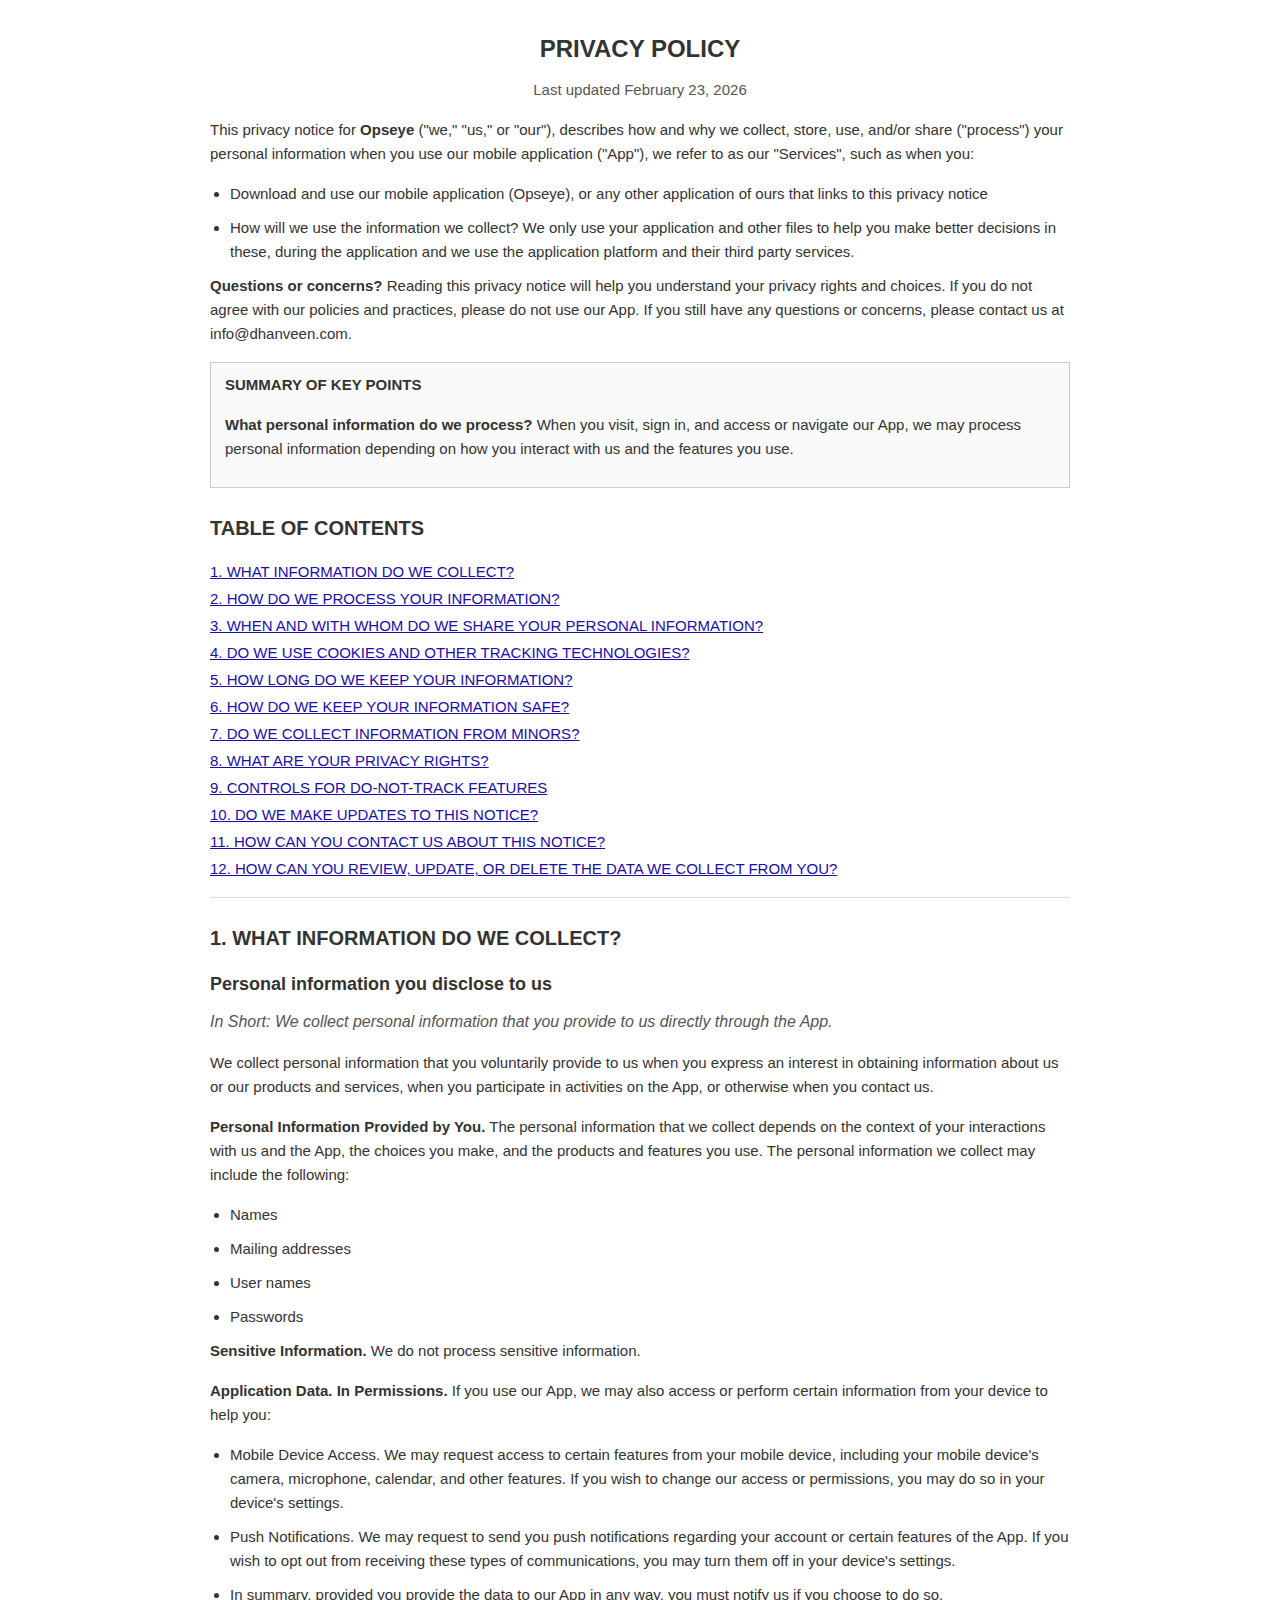
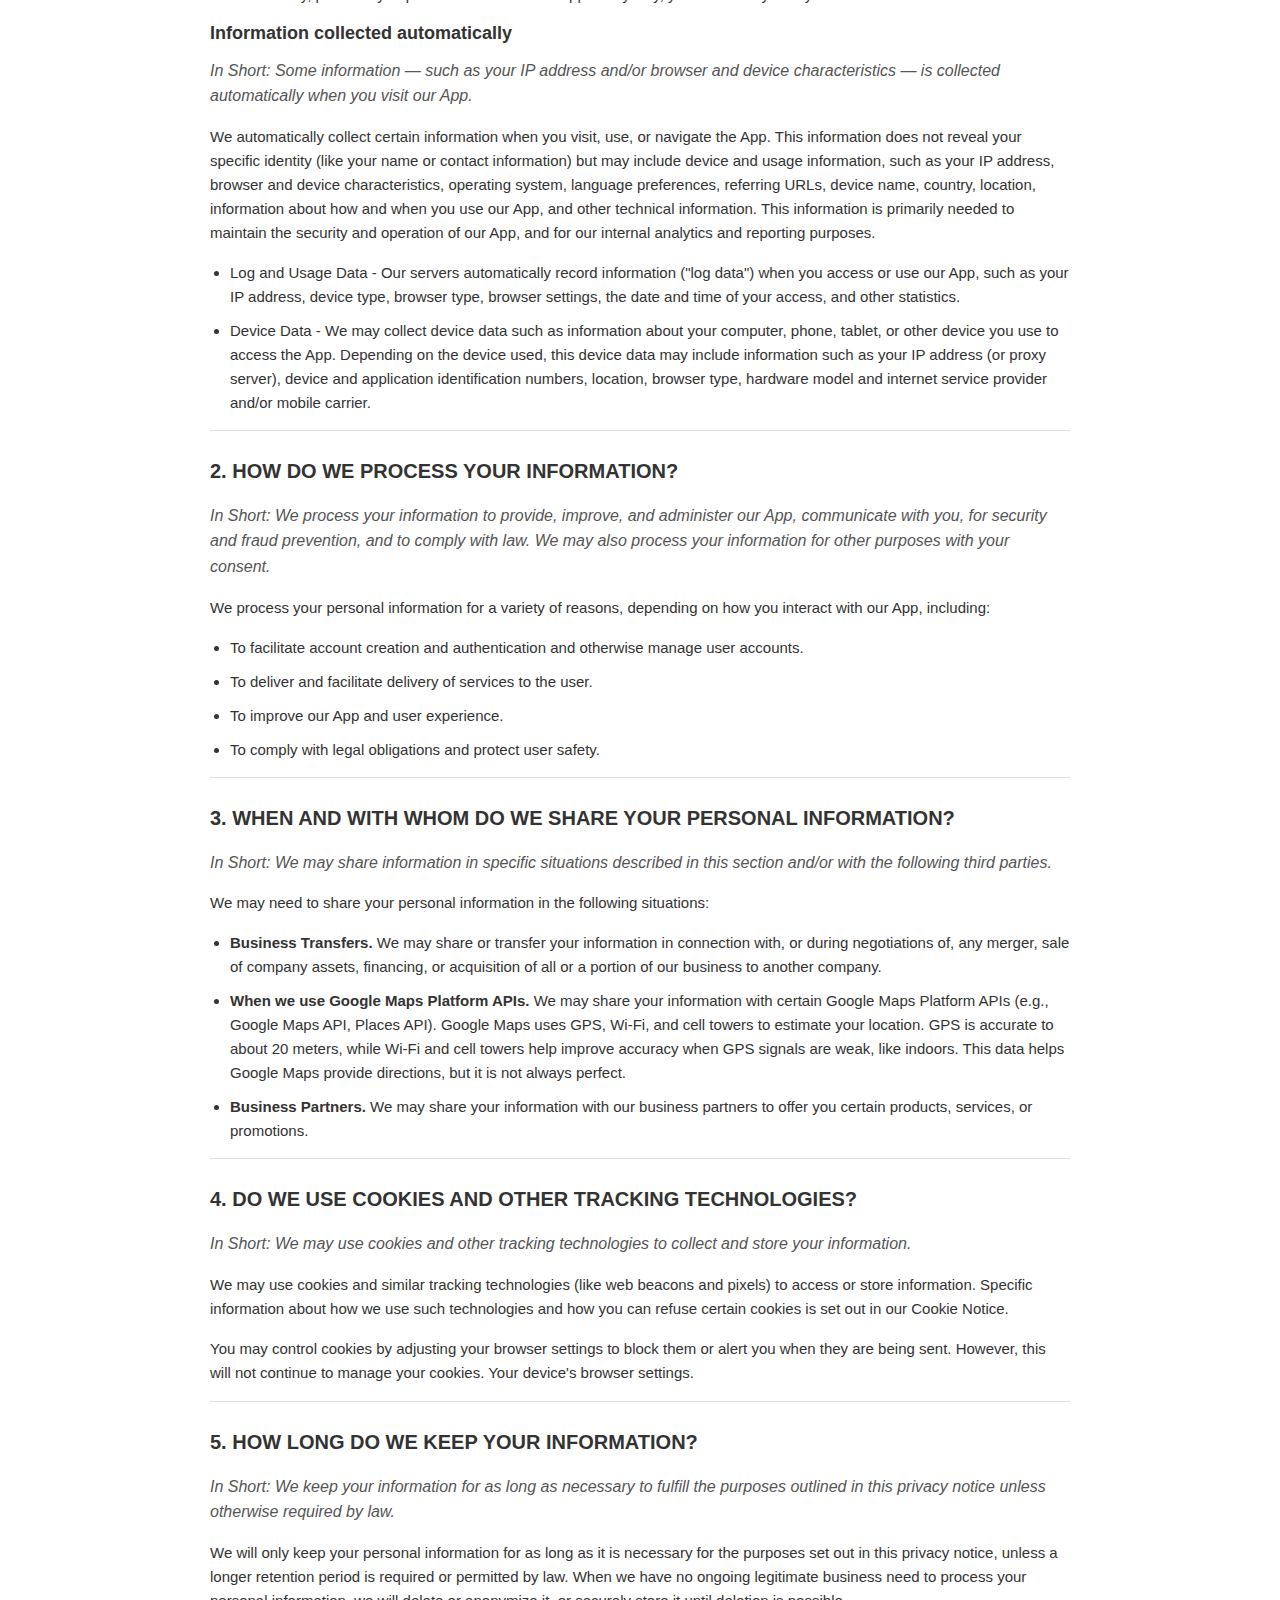
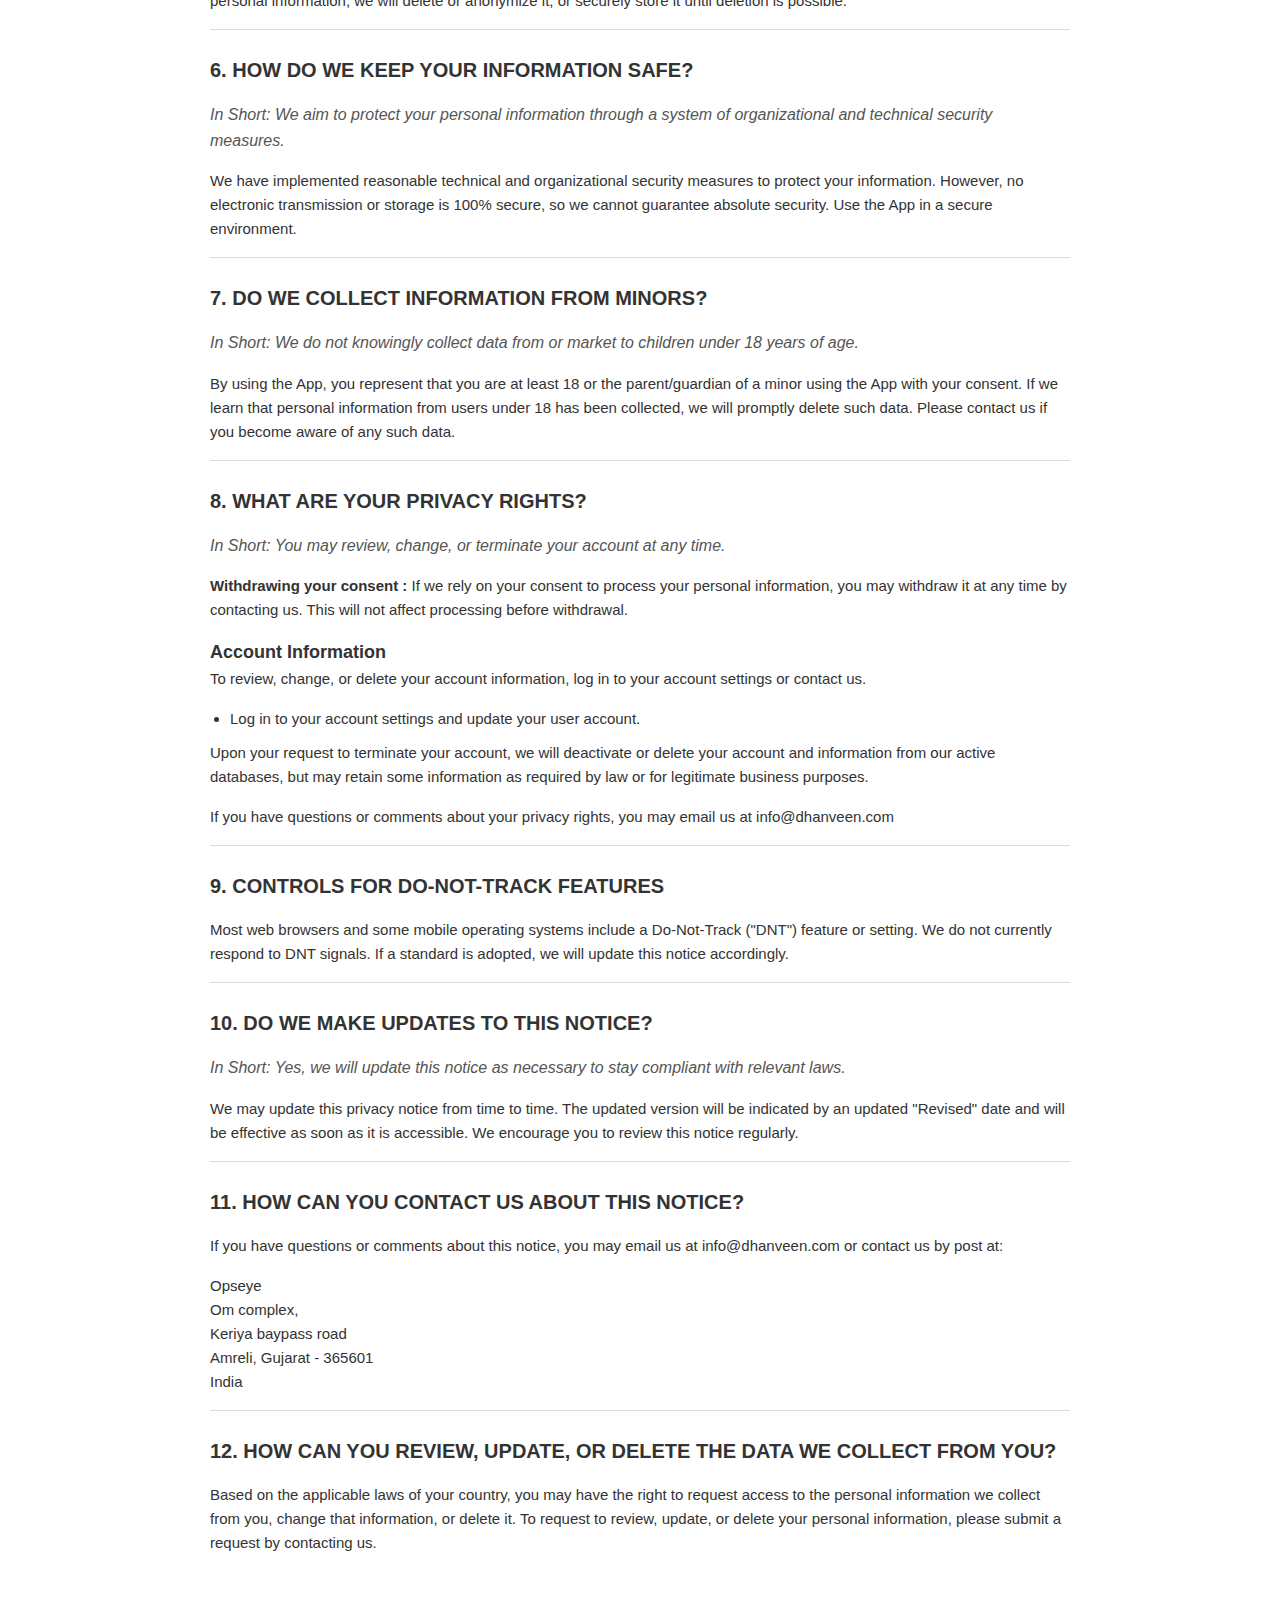
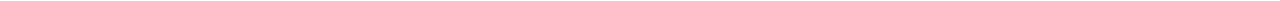
<file: index.html>
<!DOCTYPE html>
<html lang="en">
<head>
<meta charset="UTF-8">
<meta name="viewport" content="width=device-width, initial-scale=1.0">
<title>Privacy Policy</title>
<style>
  * { margin: 0; padding: 0; box-sizing: border-box; }
  body {
    font-family: Arial, sans-serif;
    font-size: 18px;
    color: #333;
    background: #fff;
    padding: 30px 20px;
    max-width: 900px;
    margin: 0 auto;
    line-height: 1.6;
  }
  h1 {
    text-align: center;
    font-size: 24px;
    font-weight: bold;
    margin-bottom: 10px;
  }
  .last-updated {
    text-align: center;
    font-size: 15px;
    color: #555;
    margin-bottom: 16px;
  }
  p {
    margin-bottom: 16px;
    font-size: 15px;
  }
  h2 {
    font-size: 20px;
    font-weight: bold;
    margin: 16px 0 16px 0;
    text-transform: uppercase;
  }
  h3 {
    font-size: 18px;
    font-weight: bold;
    margin: 12px 0 10px 0;
  }
  a {
    color: #1a0dab;
    text-decoration: underline;
    cursor: pointer;
  }
  a:hover { text-decoration: underline; }
  .summary-box {
    border: 1px solid #ccc;
    padding: 10px 14px;
    margin: 14px 0;
    margin-bottom: 24px;
    background: #fafafa;
  }
  .summary-box h2 {
    margin-top: 0;
    font-size: 15px;
  }
  .toc {
    margin: 12px 0 16px 0;
  }
  .toc a {
    display: block;
    margin-bottom: 3px;
    font-size: 15px;
  }
  ul {
    padding-left: 20px;
    margin-bottom: 10px;
  }
  ul li {
    margin-bottom: 10px;
    font-size: 15px;
  }
  .section {
    margin-bottom: 15px;
  }
  .short-note {
    font-style: italic;
    color: #555;
    margin-bottom: 16px;
    font-size: 16px;
  }
  hr {
    border: none;
    border-top: 1px solid #ddd;
    margin: 14px 0;
    margin-bottom: 24px;

  }
</style>
</head>
<body>

<h1>PRIVACY POLICY</h1>
<p class="last-updated">Last updated February 23, 2026</p>

<p>This privacy notice for <strong>Opseye</strong> ("we," "us," or "our"), describes how and why we collect, store, use, and/or share ("process") your personal information when you use our mobile application ("App"), we refer to as our "Services", such as when you:</p>

<ul>
    <li>Download and use our mobile application (Opseye), or any other application of ours that links to this privacy notice</li>
  <li>How will we use the information we collect? We only use your application and other files to help you make better decisions in these, during the application and we use the application platform and their third party services.</li>
</ul>

<p><strong>Questions or concerns?</strong> Reading this privacy notice will help you understand your privacy rights and choices. If you do not agree with our policies and practices, please do not use our App. If you still have any questions or concerns, please contact us at info@dhanveen.com.</p>

<div class="summary-box">
  <h2>SUMMARY OF KEY POINTS</h2>
  <p><strong>What personal information do we process?</strong> When you visit, sign in, and access or navigate our App, we may process personal information depending on how you interact with us and the features you use.</p>
</div>

<h2>TABLE OF CONTENTS</h2>
<div class="toc">
  <a href="#" onclick="scrollToSection('section1');return false;">1. WHAT INFORMATION DO WE COLLECT?</a>
  <a href="#" onclick="scrollToSection('section2');return false;">2. HOW DO WE PROCESS YOUR INFORMATION?</a>
  <a href="#" onclick="scrollToSection('section3');return false;">3. WHEN AND WITH WHOM DO WE SHARE YOUR PERSONAL INFORMATION?</a>
  <a href="#" onclick="scrollToSection('section4');return false;">4. DO WE USE COOKIES AND OTHER TRACKING TECHNOLOGIES?</a>
  <a href="#" onclick="scrollToSection('section5');return false;">5. HOW LONG DO WE KEEP YOUR INFORMATION?</a>
  <a href="#" onclick="scrollToSection('section6');return false;">6. HOW DO WE KEEP YOUR INFORMATION SAFE?</a>
  <a href="#" onclick="scrollToSection('section7');return false;">7. DO WE COLLECT INFORMATION FROM MINORS?</a>
  <a href="#" onclick="scrollToSection('section8');return false;">8. WHAT ARE YOUR PRIVACY RIGHTS?</a>
  <a href="#" onclick="scrollToSection('section9');return false;">9. CONTROLS FOR DO-NOT-TRACK FEATURES</a>
  <a href="#" onclick="scrollToSection('section10');return false;">10. DO WE MAKE UPDATES TO THIS NOTICE?</a>
  <a href="#" onclick="scrollToSection('section11');return false;">11. HOW CAN YOU CONTACT US ABOUT THIS NOTICE?</a>
  <a href="#" onclick="scrollToSection('section12');return false;">12. HOW CAN YOU REVIEW, UPDATE, OR DELETE THE DATA WE COLLECT FROM YOU?</a>
</div>

<hr>

<!-- SECTION 1 -->
<div class="section" id="section1">
  <h2>1. WHAT INFORMATION DO WE COLLECT?</h2>
  <h3>Personal information you disclose to us</h3>
  <p class="short-note"><em>In Short: We collect personal information that you provide to us directly through the App.</em></p>
  <p>We collect personal information that you voluntarily provide to us when you express an interest in obtaining information about us or our products and services, when you participate in activities on the App, or otherwise when you contact us.</p>
  <p><strong>Personal Information Provided by You.</strong> The personal information that we collect depends on the context of your interactions with us and the App, the choices you make, and the products and features you use. The personal information we collect may include the following:</p>
  <ul>
    <li>Names</li>
    <li>Mailing addresses</li>
    <li>User names</li>
    <li>Passwords</li>
  </ul>
  <p><strong>Sensitive Information.</strong> We do not process sensitive information.</p>
  <p><strong>Application Data. In Permissions.</strong> If you use our App, we may also access or perform certain information from your device to help you:</p>
  <ul>
    <li>Mobile Device Access. We may request access to certain features from your mobile device, including your mobile device's camera, microphone, calendar, and other features. If you wish to change our access or permissions, you may do so in your device's settings.</li>
    <li>Push Notifications. We may request to send you push notifications regarding your account or certain features of the App. If you wish to opt out from receiving these types of communications, you may turn them off in your device's settings.</li>
    <li>In summary, provided you provide the data to our App in any way, you must notify us if you choose to do so.</li>
  </ul>
  <h3>Information collected automatically</h3>
  <p class="short-note"><em>In Short: Some information — such as your IP address and/or browser and device characteristics — is collected automatically when you visit our App.</em></p>
  <p>We automatically collect certain information when you visit, use, or navigate the App. This information does not reveal your specific identity (like your name or contact information) but may include device and usage information, such as your IP address, browser and device characteristics, operating system, language preferences, referring URLs, device name, country, location, information about how and when you use our App, and other technical information. This information is primarily needed to maintain the security and operation of our App, and for our internal analytics and reporting purposes.</p>
  <ul>
    <li>Log and Usage Data - Our servers automatically record information ("log data") when you access or use our App, such as your IP address, device type, browser type, browser settings, the date and time of your access, and other statistics.</li>
    <li>Device Data - We may collect device data such as information about your computer, phone, tablet, or other device you use to access the App. Depending on the device used, this device data may include information such as your IP address (or proxy server), device and application identification numbers, location, browser type, hardware model and internet service provider and/or mobile carrier.</li>
  </ul>
</div>

<hr>

<!-- SECTION 2 -->
<div class="section" id="section2">
  <h2>2. HOW DO WE PROCESS YOUR INFORMATION?</h2>
  <p class="short-note"><em>In Short: We process your information to provide, improve, and administer our App, communicate with you, for security and fraud prevention, and to comply with law. We may also process your information for other purposes with your consent.</em></p>
  <p>We process your personal information for a variety of reasons, depending on how you interact with our App, including:</p>
  <ul>
    <li>To facilitate account creation and authentication and otherwise manage user accounts.</li>
    <li>To deliver and facilitate delivery of services to the user.</li>
    <li>To improve our App and user experience.</li>
    <li>To comply with legal obligations and protect user safety.</li>
  </ul>
</div>

<hr>

<div class="section" id="section3">
  <h2>3. WHEN AND WITH WHOM DO WE SHARE YOUR PERSONAL INFORMATION?</h2>
  <p class="short-note"><em>In Short: We may share information in specific situations described in this section and/or with the following third parties.</em></p>
  <p>We may need to share your personal information in the following situations:</p>
  <ul>
    <li><strong>Business Transfers.</strong> We may share or transfer your information in connection with, or during negotiations of, any merger, sale of company assets, financing, or acquisition of all or a portion of our business to another company.</li>
    <li><strong>When we use Google Maps Platform APIs.</strong> We may share your information with certain Google Maps Platform APIs (e.g., Google Maps API, Places API). Google Maps uses GPS, Wi-Fi, and cell towers to estimate your location. GPS is accurate to about 20 meters, while Wi-Fi and cell towers help improve accuracy when GPS signals are weak, like indoors. This data helps Google Maps provide directions, but it is not always perfect.</li>
    <li><strong>Business Partners.</strong> We may share your information with our business partners to offer you certain products, services, or promotions.</li>
  </ul>
</div>

<hr>

<!-- SECTION 4 -->
<div class="section" id="section4">
  <h2>4. DO WE USE COOKIES AND OTHER TRACKING TECHNOLOGIES?</h2>
  <p class="short-note"><em>In Short: We may use cookies and other tracking technologies to collect and store your information.</em></p>
  <p>We may use cookies and similar tracking technologies (like web beacons and pixels) to access or store information. Specific information about how we use such technologies and how you can refuse certain cookies is set out in our Cookie Notice.</p>
  <p>You may control cookies by adjusting your browser settings to block them or alert you when they are being sent. However, this will not continue to manage your cookies. Your device's browser settings.</p>
</div>

<hr>

<!-- SECTION 5 -->
<div class="section" id="section5">
  <h2>5. HOW LONG DO WE KEEP YOUR INFORMATION?</h2>
  <p class="short-note"><em>In Short: We keep your information for as long as necessary to fulfill the purposes outlined in this privacy notice unless otherwise required by law.</em></p>
  <p>We will only keep your personal information for as long as it is necessary for the purposes set out in this privacy notice, unless a longer retention period is required or permitted by law. When we have no ongoing legitimate business need to process your personal information, we will delete or anonymize it, or securely store it until deletion is possible.</p>
</div>

<hr>

<!-- SECTION 6 -->
<div class="section" id="section6">
  <h2>6. HOW DO WE KEEP YOUR INFORMATION SAFE?</h2>
  <p class="short-note"><em>In Short: We aim to protect your personal information through a system of organizational and technical security measures.</em></p>
<p>We have implemented reasonable technical and organizational security measures to protect your information. However, no electronic transmission or storage is 100% secure, so we cannot guarantee absolute security. Use the App in a secure environment.</p></div>

<hr>

<!-- SECTION 7 -->
<div class="section" id="section7">
  <h2>7. DO WE COLLECT INFORMATION FROM MINORS?</h2>
  <p class="short-note"><em>In Short: We do not knowingly collect data from or market to children under 18 years of age.</em></p>
<p>By using the App, you represent that you are at least 18 or the parent/guardian of a minor using the App with your consent. If we learn that personal information from users under 18 has been collected, we will promptly delete such data. Please contact us if you become aware of any such data.</p></div>

<hr>

<!-- SECTION 8 -->
<div class="section" id="section8">
  <h2>8. WHAT ARE YOUR PRIVACY RIGHTS?</h2>
  <p class="short-note"><em>In Short: You may review, change, or terminate your account at any time.</em></p>
  <p><strong>Withdrawing your consent : </strong>If we rely on your consent to process your personal information, you may withdraw it at any time by contacting us. This will not affect processing before withdrawal.</p>
<h4>Account Information</h4>
<p>To review, change, or delete your account information, log in to your account settings or contact us.</p>
<ul>
     <li>Log in to your account settings and update your user account.</li>
</ul>
<p>Upon your request to terminate your account, we will deactivate or delete your account and information from our active databases, but may retain some information as required by law or for legitimate business purposes.</p>

<p>If you have questions or comments about your privacy rights, you may email us at info@dhanveen.com</p>
</div>

<hr>

<!-- SECTION 9 -->
<div class="section" id="section9">
  <h2>9. CONTROLS FOR DO-NOT-TRACK FEATURES</h2>
<p>Most web browsers and some mobile operating systems include a Do-Not-Track ("DNT") feature or setting. We do not currently respond to DNT signals. If a standard is adopted, we will update this notice accordingly.</p></div>

<hr>

<!-- SECTION 10 -->
<div class="section" id="section10">
  <h2>10. DO WE MAKE UPDATES TO THIS NOTICE?</h2>
  <p class="short-note"><em>In Short: Yes, we will update this notice as necessary to stay compliant with relevant laws.</em></p>
<p>We may update this privacy notice from time to time. The updated version will be indicated by an updated "Revised" date and will be effective as soon as it is accessible. We encourage you to review this notice regularly.</p></div>

<hr>

<!-- SECTION 11 -->
<div class="section" id="section11">
  <h2>11. HOW CAN YOU CONTACT US ABOUT THIS NOTICE?</h2>
  <p>If you have questions or comments about this notice, you may email us at info@dhanveen.com or contact us by post at:</p>
  <p>
    Opseye<br>
    Om complex,<br>
    Keriya baypass road<br>
   Amreli, Gujarat - 365601<br>
   India
  </p>
</div>

<hr>

<!-- SECTION 12 -->
<div class="section" id="section12">
  <h2>12. HOW CAN YOU REVIEW, UPDATE, OR DELETE THE DATA WE COLLECT FROM YOU?</h2>
  <p>Based on the applicable laws of your country, you may have the right to request access to the personal information we collect from you, change that information, or delete it. To request to review, update, or delete your personal information, please submit a request by contacting us.</p>
</div>

<script>
  function scrollToSection(sectionId) {
    const el = document.getElementById(sectionId);
    if (el) {
      el.scrollIntoView({ behavior: 'smooth', block: 'start' });
    }
  }
</script>
</body>
</html>
</file>
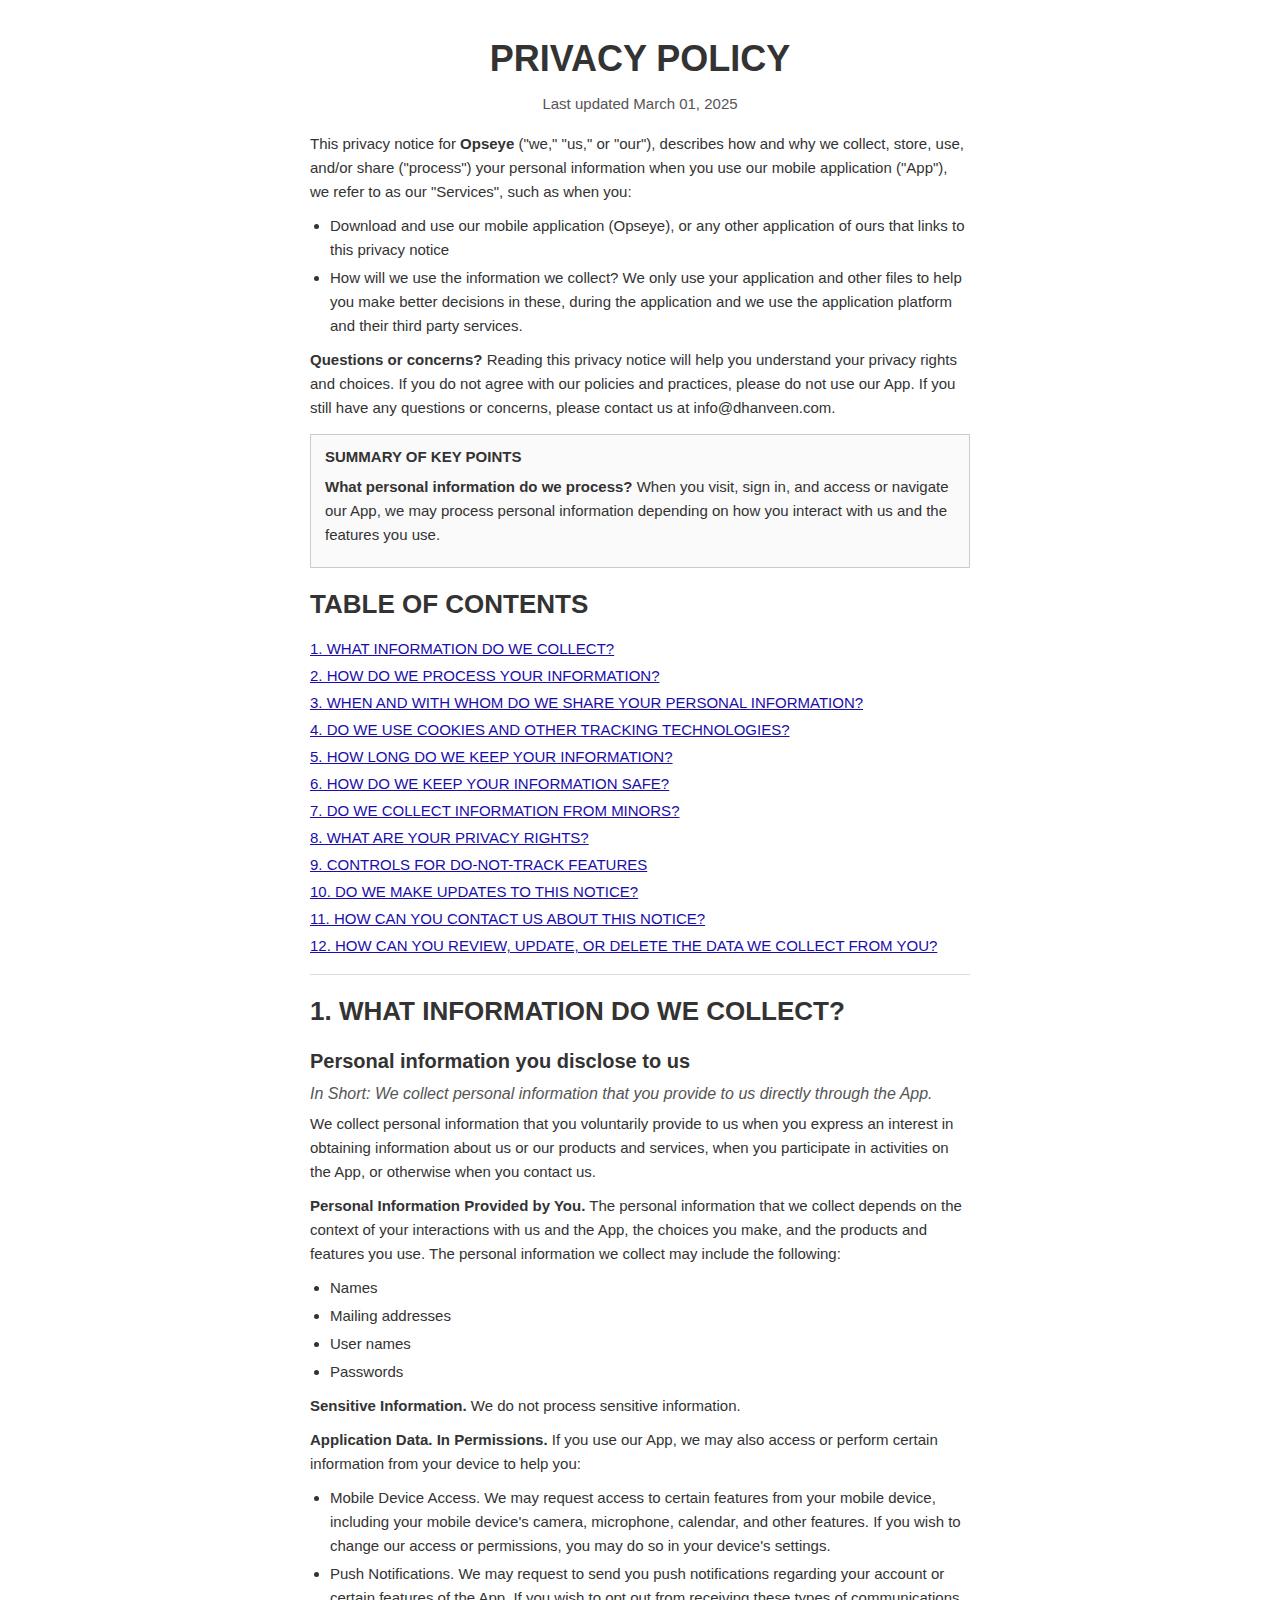
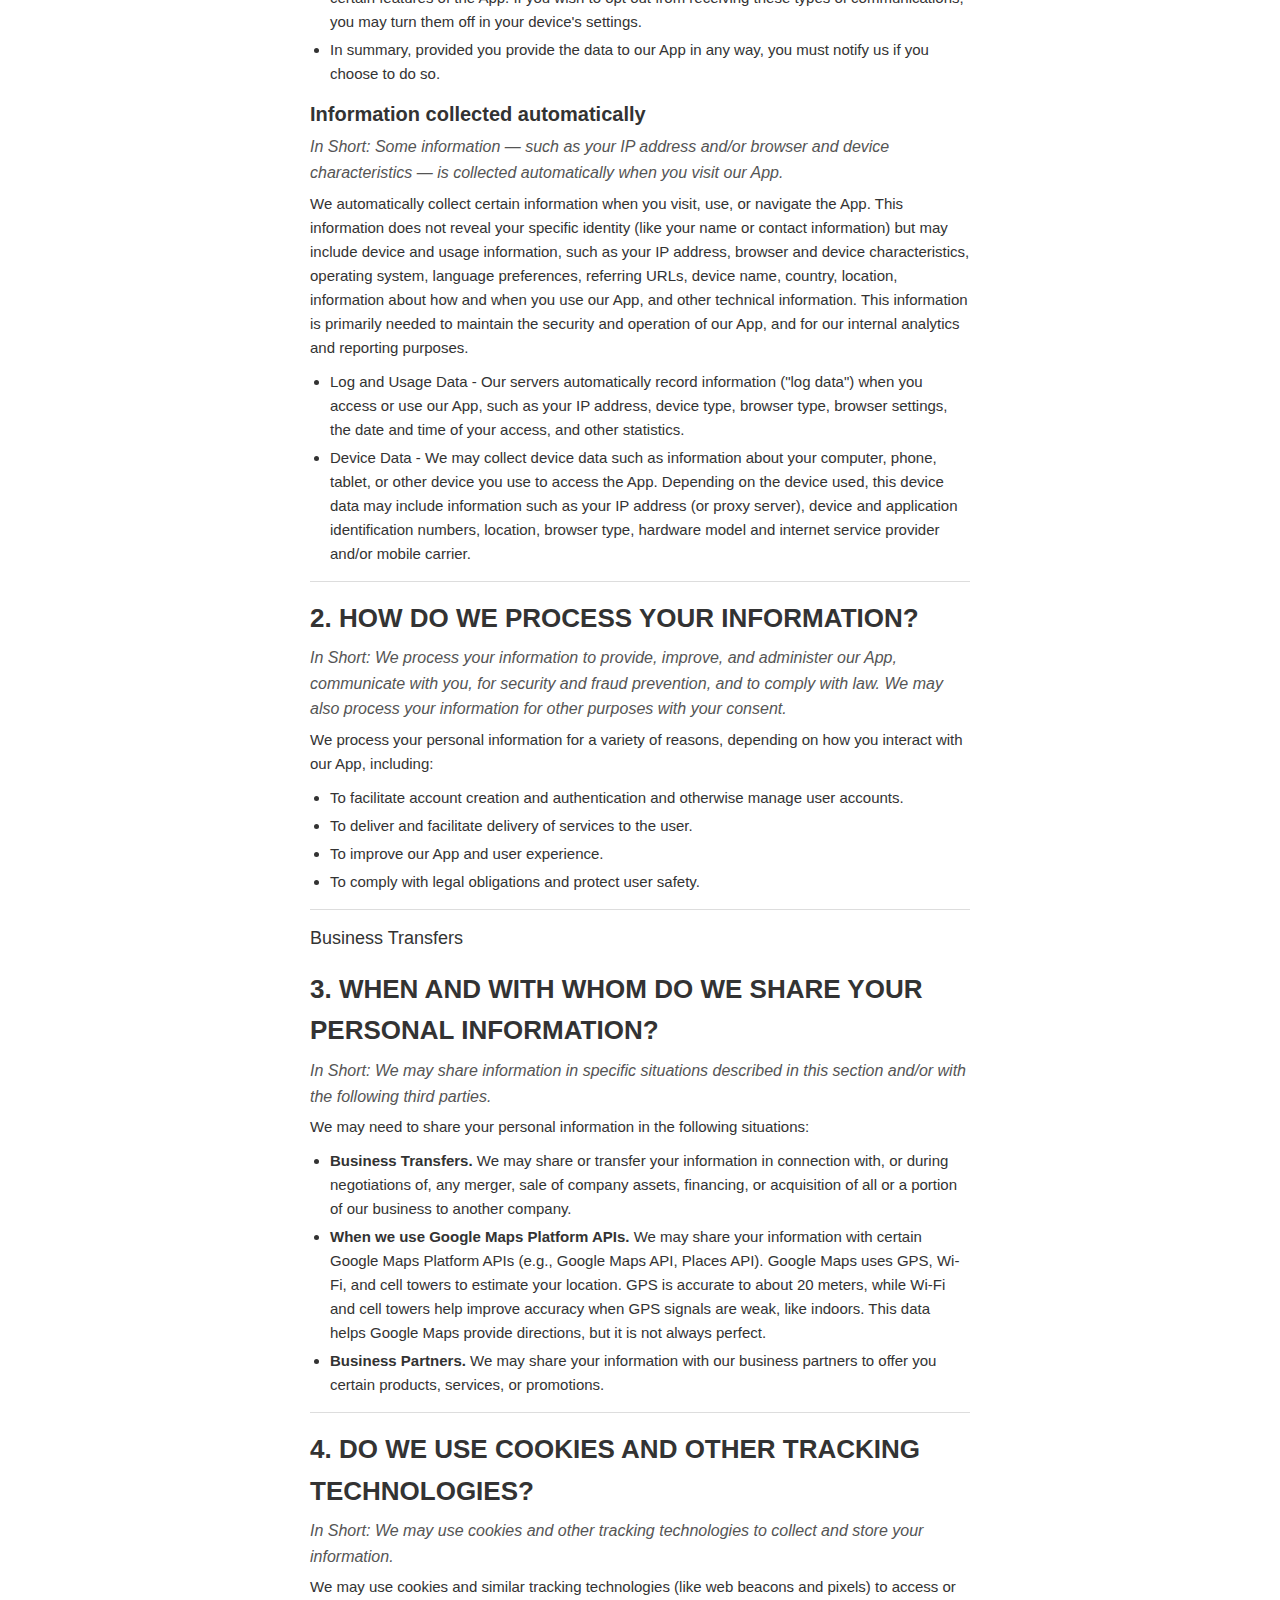
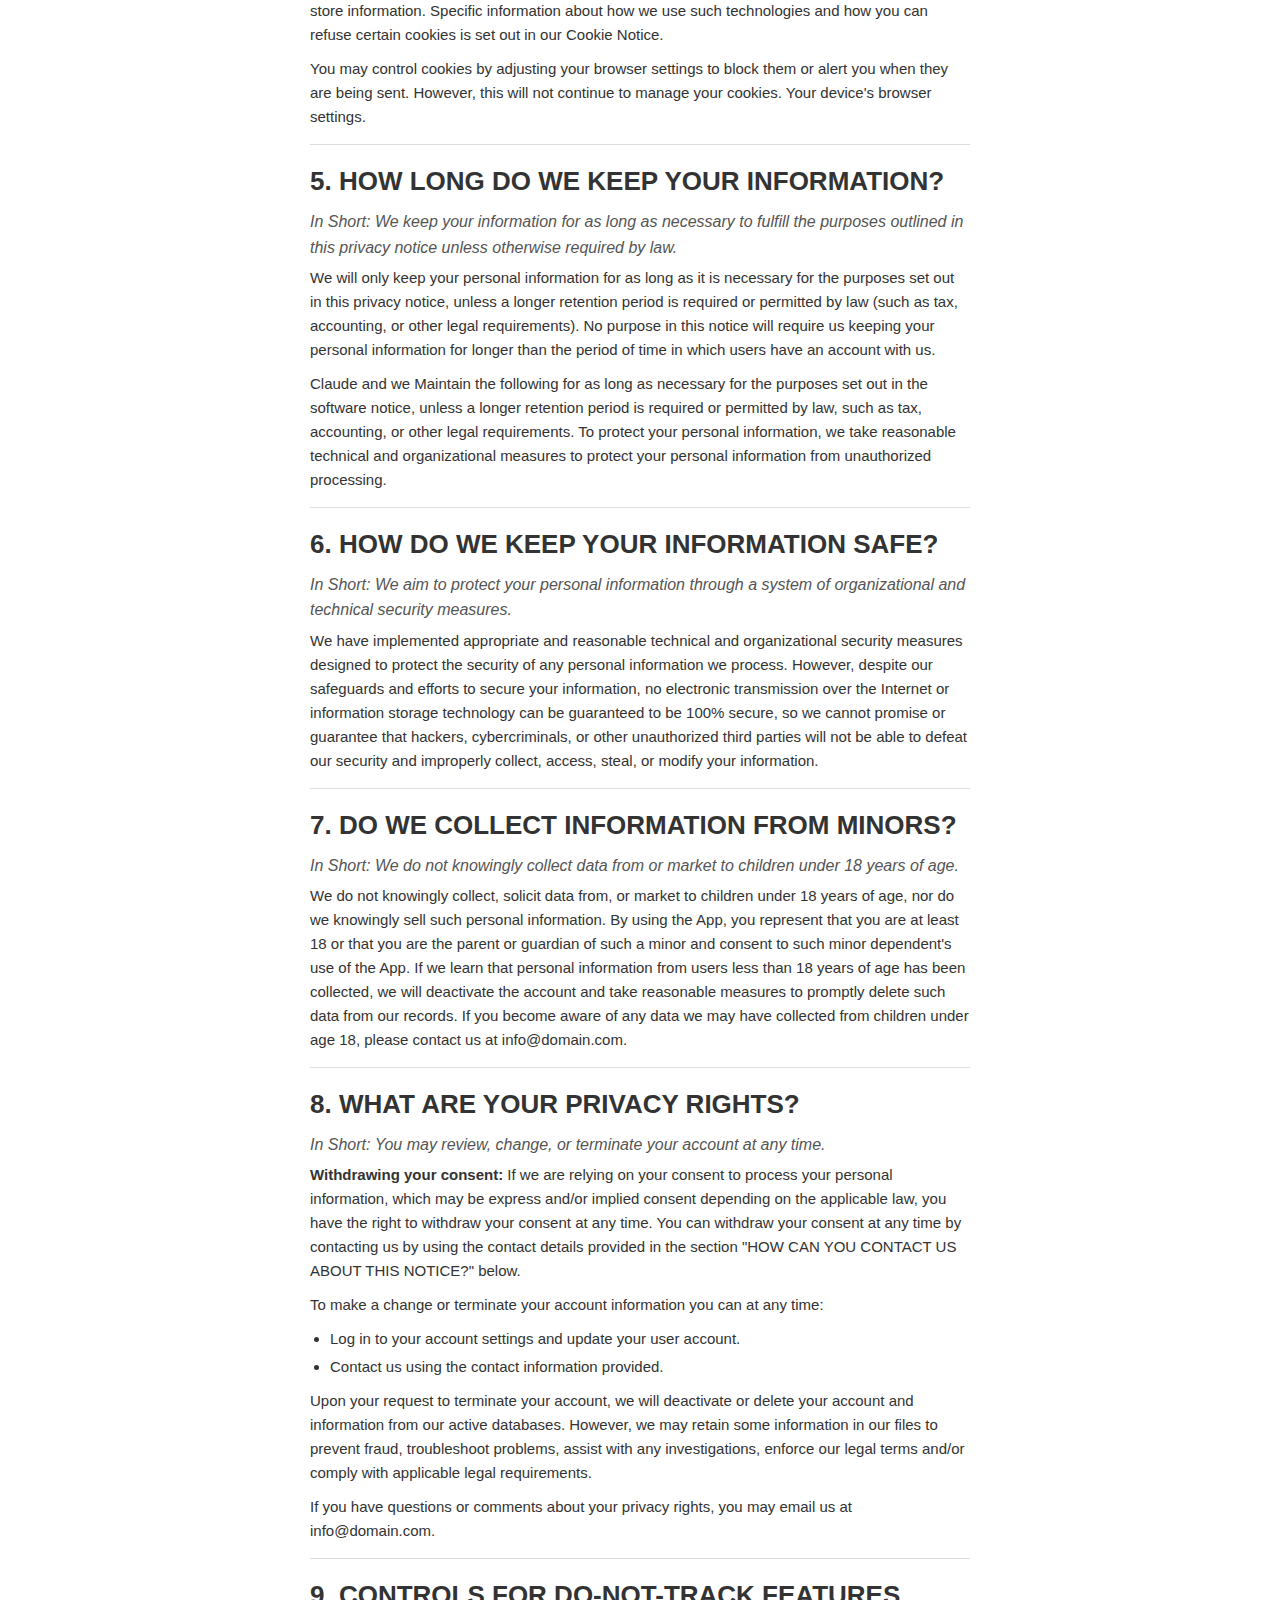
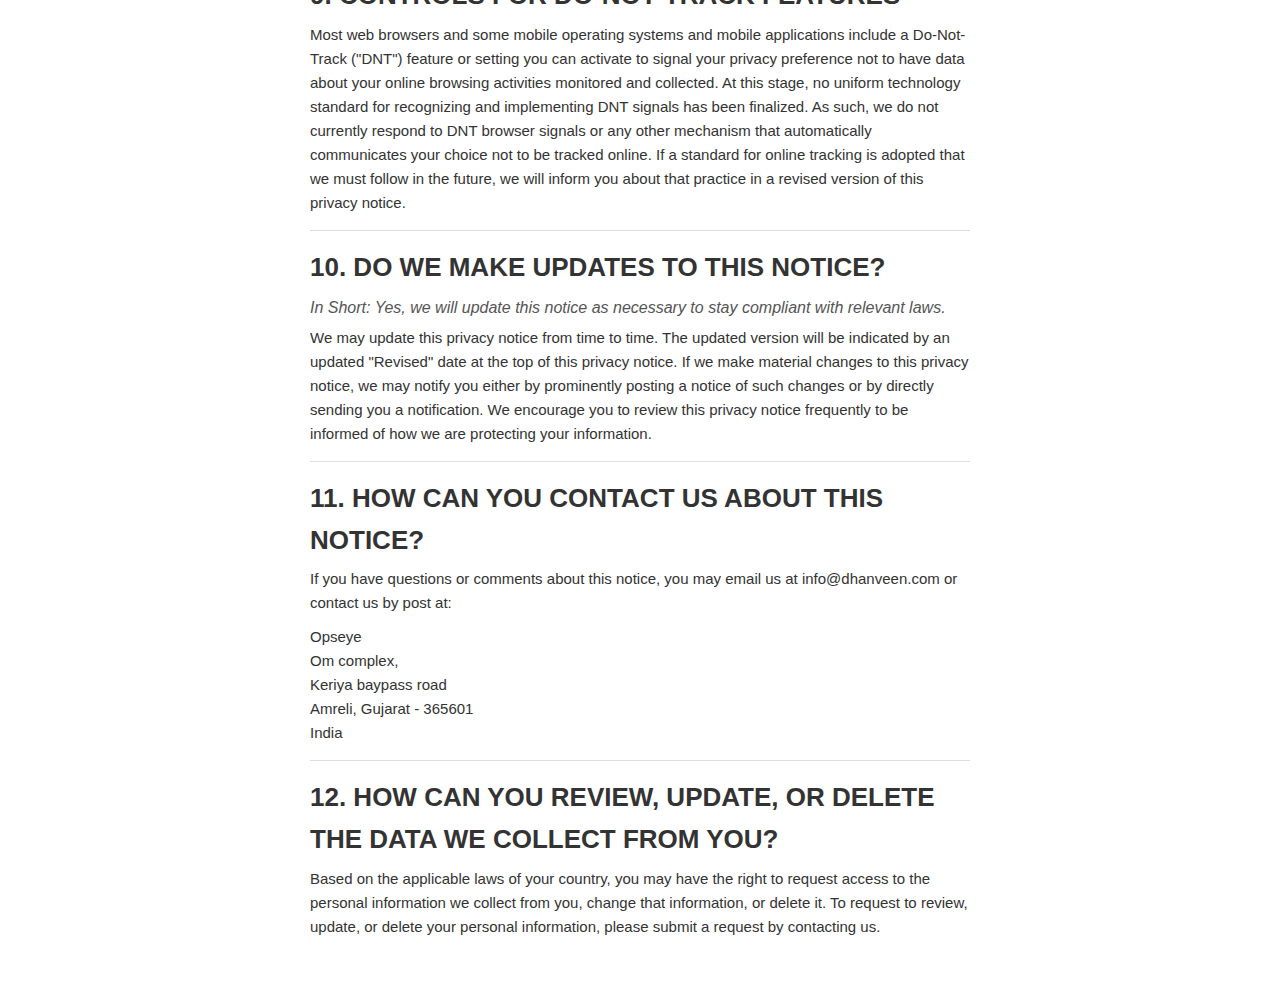
<file: privacy.html>
<!DOCTYPE html>
<html lang="en">
<head>
<meta charset="UTF-8">
<meta name="viewport" content="width=device-width, initial-scale=1.0">
<title>Privacy Policy</title>
<style>
  * { margin: 0; padding: 0; box-sizing: border-box; }
  body {
    font-family: Arial, sans-serif;
    font-size: 18px;
    color: #333;
    background: #fff;
    padding: 30px 20px;
    max-width: 700px;
    margin: 0 auto;
    line-height: 1.6;
  }
  h1 {
    text-align: center;
    font-size: 36px;
    font-weight: bold;
    margin-bottom: 4px;
  }
  .last-updated {
    text-align: center;
    font-size: 15px;
    color: #555;
    margin-bottom: 16px;
  }
  p {
    margin-bottom: 10px;
    font-size: 15px;
  }
  h2 {
    font-size: 26px;
    font-weight: bold;
    margin: 16px 0 6px 0;
    text-transform: uppercase;
  }
  h3 {
    font-size: 20px;
    font-weight: bold;
    margin: 12px 0 4px 0;
  }
  a {
    color: #1a0dab;
    text-decoration: underline;
    cursor: pointer;
  }
  a:hover { text-decoration: underline; }
  .summary-box {
    border: 1px solid #ccc;
    padding: 10px 14px;
    margin: 14px 0;
    background: #fafafa;
  }
  .summary-box h2 {
    margin-top: 0;
    font-size: 15px;
  }
  .toc {
    margin: 12px 0 16px 0;
  }
  .toc a {
    display: block;
    margin-bottom: 3px;
    font-size: 15px;
  }
  ul {
    padding-left: 20px;
    margin-bottom: 10px;
  }
  ul li {
    margin-bottom: 4px;
    font-size: 15px;
  }
  .section {
    margin-bottom: 15px;
  }
  .short-note {
    font-style: italic;
    color: #555;
    margin-bottom: 6px;
    font-size: 16px;
  }
  hr {
    border: none;
    border-top: 1px solid #ddd;
    margin: 14px 0;
  }
</style>
</head>
<body>

<h1>PRIVACY POLICY</h1>
<p class="last-updated">Last updated March 01, 2025</p>

<p>This privacy notice for <strong>Opseye</strong> ("we," "us," or "our"), describes how and why we collect, store, use, and/or share ("process") your personal information when you use our mobile application ("App"), we refer to as our "Services", such as when you:</p>

<ul>
    <li>Download and use our mobile application (Opseye), or any other application of ours that links to this privacy notice</li>
  <li>How will we use the information we collect? We only use your application and other files to help you make better decisions in these, during the application and we use the application platform and their third party services.</li>
</ul>

<p><strong>Questions or concerns?</strong> Reading this privacy notice will help you understand your privacy rights and choices. If you do not agree with our policies and practices, please do not use our App. If you still have any questions or concerns, please contact us at info@dhanveen.com.</p>

<div class="summary-box">
  <h2>SUMMARY OF KEY POINTS</h2>
  <p><strong>What personal information do we process?</strong> When you visit, sign in, and access or navigate our App, we may process personal information depending on how you interact with us and the features you use.</p>
</div>

<h2>TABLE OF CONTENTS</h2>
<div class="toc">
  <a href="#" onclick="scrollToSection('section1');return false;">1. WHAT INFORMATION DO WE COLLECT?</a>
  <a href="#" onclick="scrollToSection('section2');return false;">2. HOW DO WE PROCESS YOUR INFORMATION?</a>
  <a href="#" onclick="scrollToSection('section3');return false;">3. WHEN AND WITH WHOM DO WE SHARE YOUR PERSONAL INFORMATION?</a>
  <a href="#" onclick="scrollToSection('section4');return false;">4. DO WE USE COOKIES AND OTHER TRACKING TECHNOLOGIES?</a>
  <a href="#" onclick="scrollToSection('section5');return false;">5. HOW LONG DO WE KEEP YOUR INFORMATION?</a>
  <a href="#" onclick="scrollToSection('section6');return false;">6. HOW DO WE KEEP YOUR INFORMATION SAFE?</a>
  <a href="#" onclick="scrollToSection('section7');return false;">7. DO WE COLLECT INFORMATION FROM MINORS?</a>
  <a href="#" onclick="scrollToSection('section8');return false;">8. WHAT ARE YOUR PRIVACY RIGHTS?</a>
  <a href="#" onclick="scrollToSection('section9');return false;">9. CONTROLS FOR DO-NOT-TRACK FEATURES</a>
  <a href="#" onclick="scrollToSection('section10');return false;">10. DO WE MAKE UPDATES TO THIS NOTICE?</a>
  <a href="#" onclick="scrollToSection('section11');return false;">11. HOW CAN YOU CONTACT US ABOUT THIS NOTICE?</a>
  <a href="#" onclick="scrollToSection('section12');return false;">12. HOW CAN YOU REVIEW, UPDATE, OR DELETE THE DATA WE COLLECT FROM YOU?</a>
</div>

<hr>

<!-- SECTION 1 -->
<div class="section" id="section1">
  <h2>1. WHAT INFORMATION DO WE COLLECT?</h2>
  <h3>Personal information you disclose to us</h3>
  <p class="short-note"><em>In Short: We collect personal information that you provide to us directly through the App.</em></p>
  <p>We collect personal information that you voluntarily provide to us when you express an interest in obtaining information about us or our products and services, when you participate in activities on the App, or otherwise when you contact us.</p>
  <p><strong>Personal Information Provided by You.</strong> The personal information that we collect depends on the context of your interactions with us and the App, the choices you make, and the products and features you use. The personal information we collect may include the following:</p>
  <ul>
    <li>Names</li>
    <li>Mailing addresses</li>
    <li>User names</li>
    <li>Passwords</li>
  </ul>
  <p><strong>Sensitive Information.</strong> We do not process sensitive information.</p>
  <p><strong>Application Data. In Permissions.</strong> If you use our App, we may also access or perform certain information from your device to help you:</p>
  <ul>
    <li>Mobile Device Access. We may request access to certain features from your mobile device, including your mobile device's camera, microphone, calendar, and other features. If you wish to change our access or permissions, you may do so in your device's settings.</li>
    <li>Push Notifications. We may request to send you push notifications regarding your account or certain features of the App. If you wish to opt out from receiving these types of communications, you may turn them off in your device's settings.</li>
    <li>In summary, provided you provide the data to our App in any way, you must notify us if you choose to do so.</li>
  </ul>
  <h3>Information collected automatically</h3>
  <p class="short-note"><em>In Short: Some information — such as your IP address and/or browser and device characteristics — is collected automatically when you visit our App.</em></p>
  <p>We automatically collect certain information when you visit, use, or navigate the App. This information does not reveal your specific identity (like your name or contact information) but may include device and usage information, such as your IP address, browser and device characteristics, operating system, language preferences, referring URLs, device name, country, location, information about how and when you use our App, and other technical information. This information is primarily needed to maintain the security and operation of our App, and for our internal analytics and reporting purposes.</p>
  <ul>
    <li>Log and Usage Data - Our servers automatically record information ("log data") when you access or use our App, such as your IP address, device type, browser type, browser settings, the date and time of your access, and other statistics.</li>
    <li>Device Data - We may collect device data such as information about your computer, phone, tablet, or other device you use to access the App. Depending on the device used, this device data may include information such as your IP address (or proxy server), device and application identification numbers, location, browser type, hardware model and internet service provider and/or mobile carrier.</li>
  </ul>
</div>

<hr>

<!-- SECTION 2 -->
<div class="section" id="section2">
  <h2>2. HOW DO WE PROCESS YOUR INFORMATION?</h2>
  <p class="short-note"><em>In Short: We process your information to provide, improve, and administer our App, communicate with you, for security and fraud prevention, and to comply with law. We may also process your information for other purposes with your consent.</em></p>
  <p>We process your personal information for a variety of reasons, depending on how you interact with our App, including:</p>
  <ul>
    <li>To facilitate account creation and authentication and otherwise manage user accounts.</li>
    <li>To deliver and facilitate delivery of services to the user.</li>
    <li>To improve our App and user experience.</li>
    <li>To comply with legal obligations and protect user safety.</li>
  </ul>
</div>

<hr>

<!-- SECTION 3 -->Business Transfers
<div class="section" id="section3">
  <h2>3. WHEN AND WITH WHOM DO WE SHARE YOUR PERSONAL INFORMATION?</h2>
  <p class="short-note"><em>In Short: We may share information in specific situations described in this section and/or with the following third parties.</em></p>
  <p>We may need to share your personal information in the following situations:</p>
  <ul>
    <li><strong>Business Transfers.</strong> We may share or transfer your information in connection with, or during negotiations of, any merger, sale of company assets, financing, or acquisition of all or a portion of our business to another company.</li>
    <li><strong>When we use Google Maps Platform APIs.</strong> We may share your information with certain Google Maps Platform APIs (e.g., Google Maps API, Places API). Google Maps uses GPS, Wi-Fi, and cell towers to estimate your location. GPS is accurate to about 20 meters, while Wi-Fi and cell towers help improve accuracy when GPS signals are weak, like indoors. This data helps Google Maps provide directions, but it is not always perfect.</li>
    <li><strong>Business Partners.</strong> We may share your information with our business partners to offer you certain products, services, or promotions.</li>
  </ul>
</div>

<hr>

<!-- SECTION 4 -->
<div class="section" id="section4">
  <h2>4. DO WE USE COOKIES AND OTHER TRACKING TECHNOLOGIES?</h2>
  <p class="short-note"><em>In Short: We may use cookies and other tracking technologies to collect and store your information.</em></p>
  <p>We may use cookies and similar tracking technologies (like web beacons and pixels) to access or store information. Specific information about how we use such technologies and how you can refuse certain cookies is set out in our Cookie Notice.</p>
  <p>You may control cookies by adjusting your browser settings to block them or alert you when they are being sent. However, this will not continue to manage your cookies. Your device's browser settings.</p>
</div>

<hr>

<!-- SECTION 5 -->
<div class="section" id="section5">
  <h2>5. HOW LONG DO WE KEEP YOUR INFORMATION?</h2>
  <p class="short-note"><em>In Short: We keep your information for as long as necessary to fulfill the purposes outlined in this privacy notice unless otherwise required by law.</em></p>
  <p>We will only keep your personal information for as long as it is necessary for the purposes set out in this privacy notice, unless a longer retention period is required or permitted by law (such as tax, accounting, or other legal requirements). No purpose in this notice will require us keeping your personal information for longer than the period of time in which users have an account with us.</p>
  <p>Claude and we Maintain the following for as long as necessary for the purposes set out in the software notice, unless a longer retention period is required or permitted by law, such as tax, accounting, or other legal requirements. To protect your personal information, we take reasonable technical and organizational measures to protect your personal information from unauthorized processing.</p>
</div>

<hr>

<!-- SECTION 6 -->
<div class="section" id="section6">
  <h2>6. HOW DO WE KEEP YOUR INFORMATION SAFE?</h2>
  <p class="short-note"><em>In Short: We aim to protect your personal information through a system of organizational and technical security measures.</em></p>
  <p>We have implemented appropriate and reasonable technical and organizational security measures designed to protect the security of any personal information we process. However, despite our safeguards and efforts to secure your information, no electronic transmission over the Internet or information storage technology can be guaranteed to be 100% secure, so we cannot promise or guarantee that hackers, cybercriminals, or other unauthorized third parties will not be able to defeat our security and improperly collect, access, steal, or modify your information.</p>
</div>

<hr>

<!-- SECTION 7 -->
<div class="section" id="section7">
  <h2>7. DO WE COLLECT INFORMATION FROM MINORS?</h2>
  <p class="short-note"><em>In Short: We do not knowingly collect data from or market to children under 18 years of age.</em></p>
  <p>We do not knowingly collect, solicit data from, or market to children under 18 years of age, nor do we knowingly sell such personal information. By using the App, you represent that you are at least 18 or that you are the parent or guardian of such a minor and consent to such minor dependent's use of the App. If we learn that personal information from users less than 18 years of age has been collected, we will deactivate the account and take reasonable measures to promptly delete such data from our records. If you become aware of any data we may have collected from children under age 18, please contact us at info@domain.com.</p>
</div>

<hr>

<!-- SECTION 8 -->
<div class="section" id="section8">
  <h2>8. WHAT ARE YOUR PRIVACY RIGHTS?</h2>
  <p class="short-note"><em>In Short: You may review, change, or terminate your account at any time.</em></p>
  <p><strong>Withdrawing your consent:</strong> If we are relying on your consent to process your personal information, which may be express and/or implied consent depending on the applicable law, you have the right to withdraw your consent at any time. You can withdraw your consent at any time by contacting us by using the contact details provided in the section "HOW CAN YOU CONTACT US ABOUT THIS NOTICE?" below.</p>
  <p>To make a change or terminate your account information you can at any time:</p>
  <ul>
    <li>Log in to your account settings and update your user account.</li>
    <li>Contact us using the contact information provided.</li>
  </ul>
  <p>Upon your request to terminate your account, we will deactivate or delete your account and information from our active databases. However, we may retain some information in our files to prevent fraud, troubleshoot problems, assist with any investigations, enforce our legal terms and/or comply with applicable legal requirements.</p>
  <p>If you have questions or comments about your privacy rights, you may email us at info@domain.com.</p>
</div>

<hr>

<!-- SECTION 9 -->
<div class="section" id="section9">
  <h2>9. CONTROLS FOR DO-NOT-TRACK FEATURES</h2>
  <p>Most web browsers and some mobile operating systems and mobile applications include a Do-Not-Track ("DNT") feature or setting you can activate to signal your privacy preference not to have data about your online browsing activities monitored and collected. At this stage, no uniform technology standard for recognizing and implementing DNT signals has been finalized. As such, we do not currently respond to DNT browser signals or any other mechanism that automatically communicates your choice not to be tracked online. If a standard for online tracking is adopted that we must follow in the future, we will inform you about that practice in a revised version of this privacy notice.</p>
</div>

<hr>

<!-- SECTION 10 -->
<div class="section" id="section10">
  <h2>10. DO WE MAKE UPDATES TO THIS NOTICE?</h2>
  <p class="short-note"><em>In Short: Yes, we will update this notice as necessary to stay compliant with relevant laws.</em></p>
  <p>We may update this privacy notice from time to time. The updated version will be indicated by an updated "Revised" date at the top of this privacy notice. If we make material changes to this privacy notice, we may notify you either by prominently posting a notice of such changes or by directly sending you a notification. We encourage you to review this privacy notice frequently to be informed of how we are protecting your information.</p>
</div>

<hr>

<!-- SECTION 11 -->
<div class="section" id="section11">
  <h2>11. HOW CAN YOU CONTACT US ABOUT THIS NOTICE?</h2>
  <p>If you have questions or comments about this notice, you may email us at info@dhanveen.com or contact us by post at:</p>
  <p>
    Opseye<br>
    Om complex,<br>
    Keriya baypass road<br>
   Amreli, Gujarat - 365601<br>
   India
  </p>
</div>

<hr>

<!-- SECTION 12 -->
<div class="section" id="section12">
  <h2>12. HOW CAN YOU REVIEW, UPDATE, OR DELETE THE DATA WE COLLECT FROM YOU?</h2>
  <p>Based on the applicable laws of your country, you may have the right to request access to the personal information we collect from you, change that information, or delete it. To request to review, update, or delete your personal information, please submit a request by contacting us.</p>
</div>

<script>
  function scrollToSection(sectionId) {
    const el = document.getElementById(sectionId);
    if (el) {
      el.scrollIntoView({ behavior: 'smooth', block: 'start' });
    }
  }
</script>
</body>
</html>
</file>
